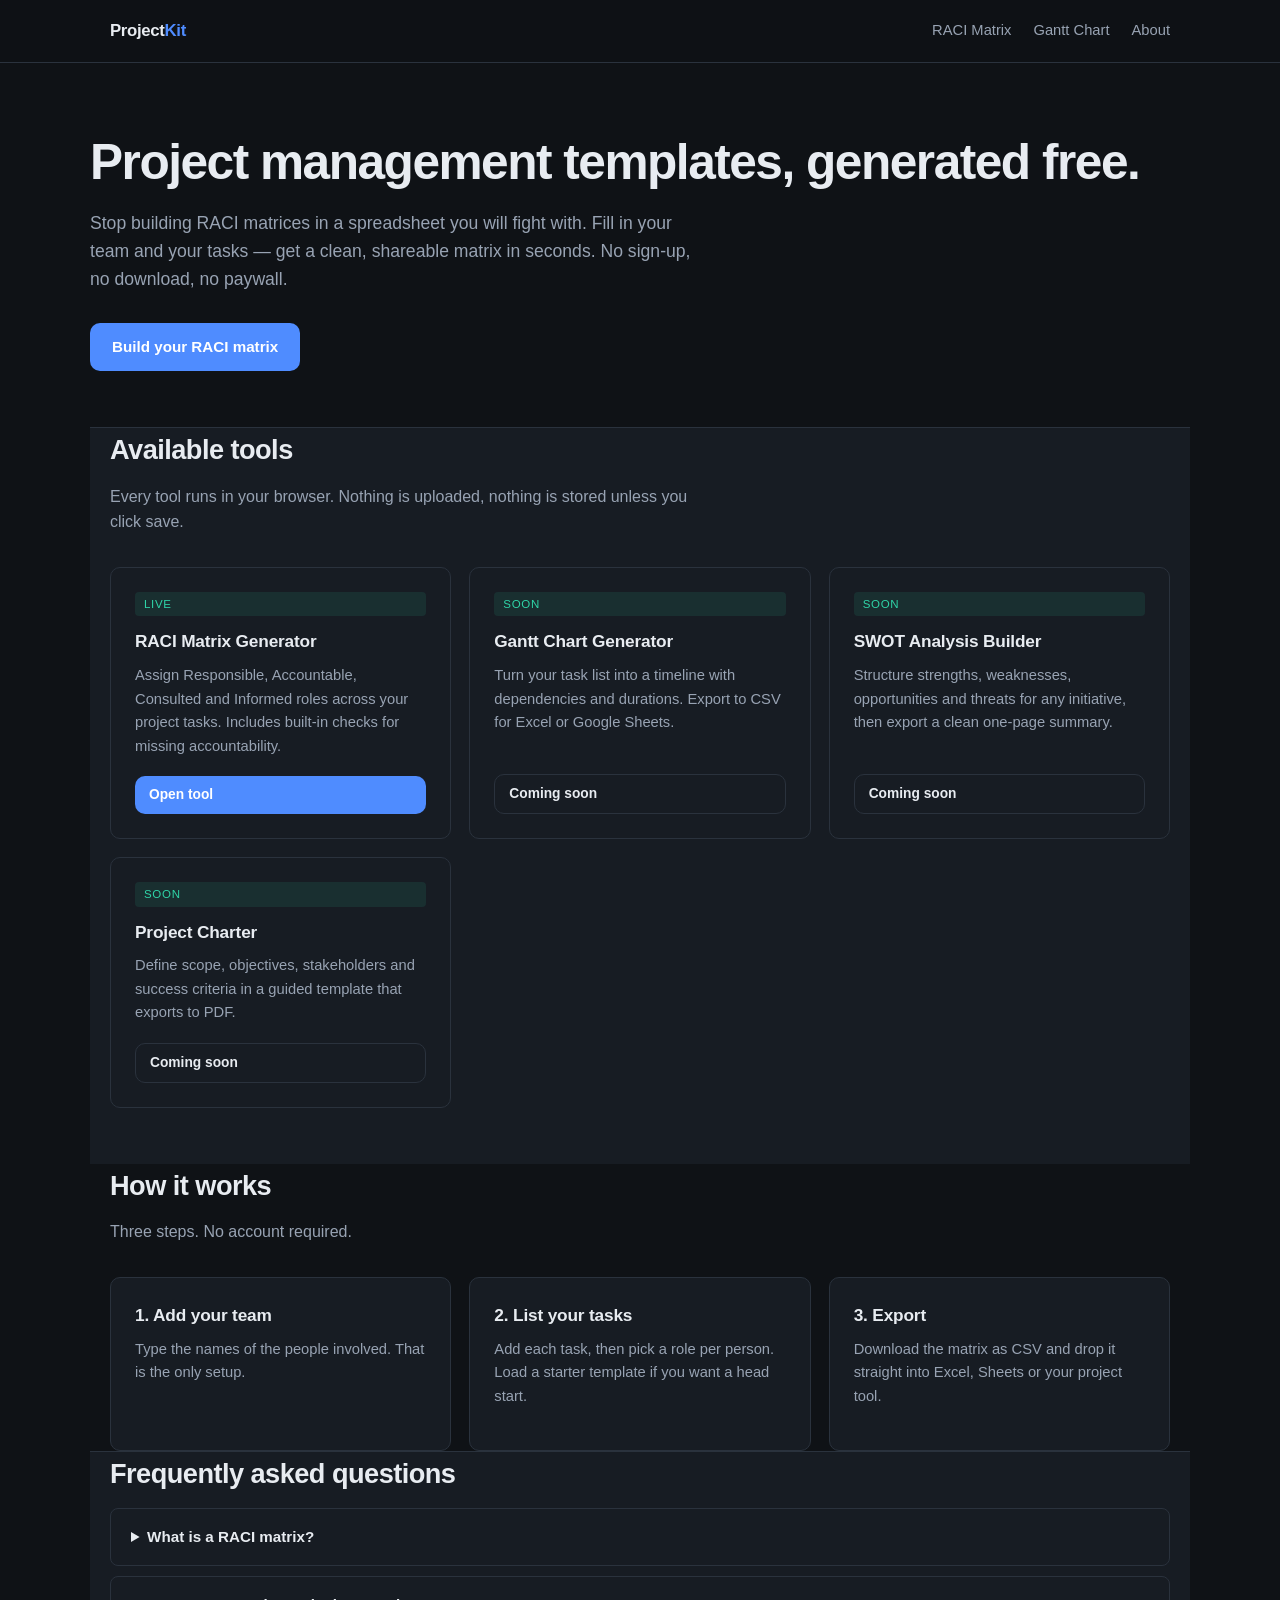
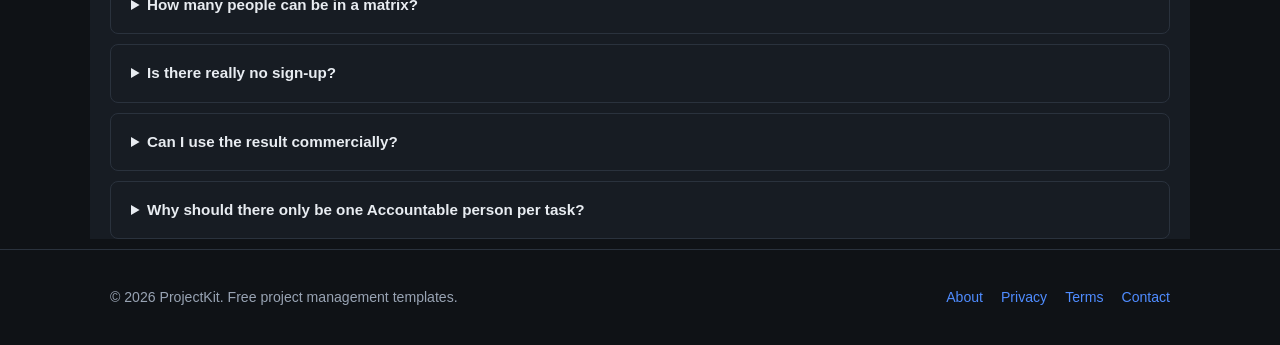
<file: index.html>
<!DOCTYPE html>
<html lang="en">
<head>
<meta charset="utf-8">
<meta name="viewport" content="width=device-width, initial-scale=1">
<title>ProjectKit — Free Project Management Templates & Generators</title>
<meta name="description" content="Free project management templates and generators. Build a RACI matrix, Gantt chart and project plan online, no sign-up required.">
<link rel="stylesheet" href="style.css">
<link rel="canonical" href="https://projectkit.guillaumelegoux.workers.dev/">
<meta property="og:title" content="ProjectKit — Free Project Management Templates">
<meta property="og:description" content="Build a RACI matrix and project plan online. Free, no sign-up.">
<meta property="og:type" content="website">
<script type="application/ld+json">
{
  "@context": "https://schema.org",
  "@type": "WebSite",
  "name": "ProjectKit",
  "url": "https://projectkit.guillaumelegoux.workers.dev/",
  "description": "Free project management templates and generators.",
  "potentialAction": {
    "@type": "SearchAction",
    "target": "https://projectkit.guillaumelegoux.workers.dev/?q={search_term_string}",
    "query-input": "required name=search_term_string"
  }
}
</script>
</head>
<body>

<header class="site">
  <div class="wrap">
    <a class="brand" href="index.html">Project<span>Kit</span></a>
    <nav class="top">
      <a href="raci-matrix-generator.html">RACI Matrix</a>
      <a href="raci-matrix-generator.html#gantt">Gantt Chart</a>
      <a href="about.html">About</a>
    </nav>
  </div>
</header>

<section class="hero wrap">
  <h1>Project management templates, generated free.</h1>
  <p class="lead">
    Stop building RACI matrices in a spreadsheet you will fight with.
    Fill in your team and your tasks — get a clean, shareable matrix in seconds.
    No sign-up, no download, no paywall.
  </p>
  <a class="btn" href="raci-matrix-generator.html">Build your RACI matrix</a>
</section>

<section class="band wrap" style="padding-bottom:56px">
  <h2 class="sec">Available tools</h2>
  <p class="sub">Every tool runs in your browser. Nothing is uploaded, nothing is stored unless you click save.</p>
  <div class="grid">

    <article class="card">
      <span class="tag">Live</span>
      <h3>RACI Matrix Generator</h3>
      <p>Assign Responsible, Accountable, Consulted and Informed roles across your project tasks. Includes built-in checks for missing accountability.</p>
      <a class="btn sm" href="raci-matrix-generator.html">Open tool</a>
    </article>

    <article class="card">
      <span class="tag">Soon</span>
      <h3>Gantt Chart Generator</h3>
      <p>Turn your task list into a timeline with dependencies and durations. Export to CSV for Excel or Google Sheets.</p>
      <a class="btn sm ghost" href="raci-matrix-generator.html#gantt">Coming soon</a>
    </article>

    <article class="card">
      <span class="tag">Soon</span>
      <h3>SWOT Analysis Builder</h3>
      <p>Structure strengths, weaknesses, opportunities and threats for any initiative, then export a clean one-page summary.</p>
      <a class="btn sm ghost" href="raci-matrix-generator.html#swot">Coming soon</a>
    </article>

    <article class="card">
      <span class="tag">Soon</span>
      <h3>Project Charter</h3>
      <p>Define scope, objectives, stakeholders and success criteria in a guided template that exports to PDF.</p>
      <a class="btn sm ghost" href="raci-matrix-generator.html#charter">Coming soon</a>
    </article>

  </div>
</section>

<section class="wrap">
  <h2 class="sec">How it works</h2>
  <p class="sub">Three steps. No account required.</p>
  <div class="grid">
    <article class="card">
      <h3>1. Add your team</h3>
      <p>Type the names of the people involved. That is the only setup.</p>
    </article>
    <article class="card">
      <h3>2. List your tasks</h3>
      <p>Add each task, then pick a role per person. Load a starter template if you want a head start.</p>
    </article>
    <article class="card">
      <h3>3. Export</h3>
      <p>Download the matrix as CSV and drop it straight into Excel, Sheets or your project tool.</p>
    </article>
  </div>
</section>

<section class="band wrap">
  <div class="faq">
    <h2 class="sec">Frequently asked questions</h2>

    <details>
      <summary>What is a RACI matrix?</summary>
      <p>
        A RACI matrix maps every task in a project to the people involved in it.
        <b>R</b> is Responsible (does the work), <b>A</b> is Accountable (owns the
        outcome — ideally exactly one per task), <b>C</b> is Consulted (gives input
        before the work happens), and <b>I</b> is Informed (told after). It removes
        the most common project failure mode: everyone assumes someone else is doing it.
      </p>
    </details>

    <details>
      <summary>How many people can be in a matrix?</summary>
      <p>
        There is no hard limit. As a practical guide, a RACI matrix stays readable
        up to about 8–10 team members per row. Beyond that, split the project into
        workstreams and maintain one matrix each.
      </p>
    </details>

    <details>
      <summary>Is there really no sign-up?</summary>
      <p>
        Correct. The generator runs entirely in your browser using JavaScript — your
        data does not leave your machine unless you explicitly press Save.
      </p>
    </details>

    <details>
      <summary>Can I use the result commercially?</summary>
      <p>
        Yes. There is no licence restriction and no watermark. Use it in client
        deliverables, internal documentation or proposals.
      </p>
    </details>

    <details>
      <summary>Why should there only be one Accountable person per task?</summary>
      <p>
        Because accountability is a single decision point. When several people are
        marked Accountable for the same task, nobody is — the task stalls or the
        blame diffuses. Our generator flags this automatically so you catch it early.
      </p>
    </details>
  </div>
</section>

<footer class="site">
  <div class="wrap">
    <div>© 2026 ProjectKit. Free project management templates.</div>
    <nav>
      <a href="about.html">About</a>
      <a href="privacy.html">Privacy</a>
      <a href="terms.html">Terms</a>
      <a href="contact.html">Contact</a>
    </nav>
  </div>
</footer>

</body>
</html>
</file>
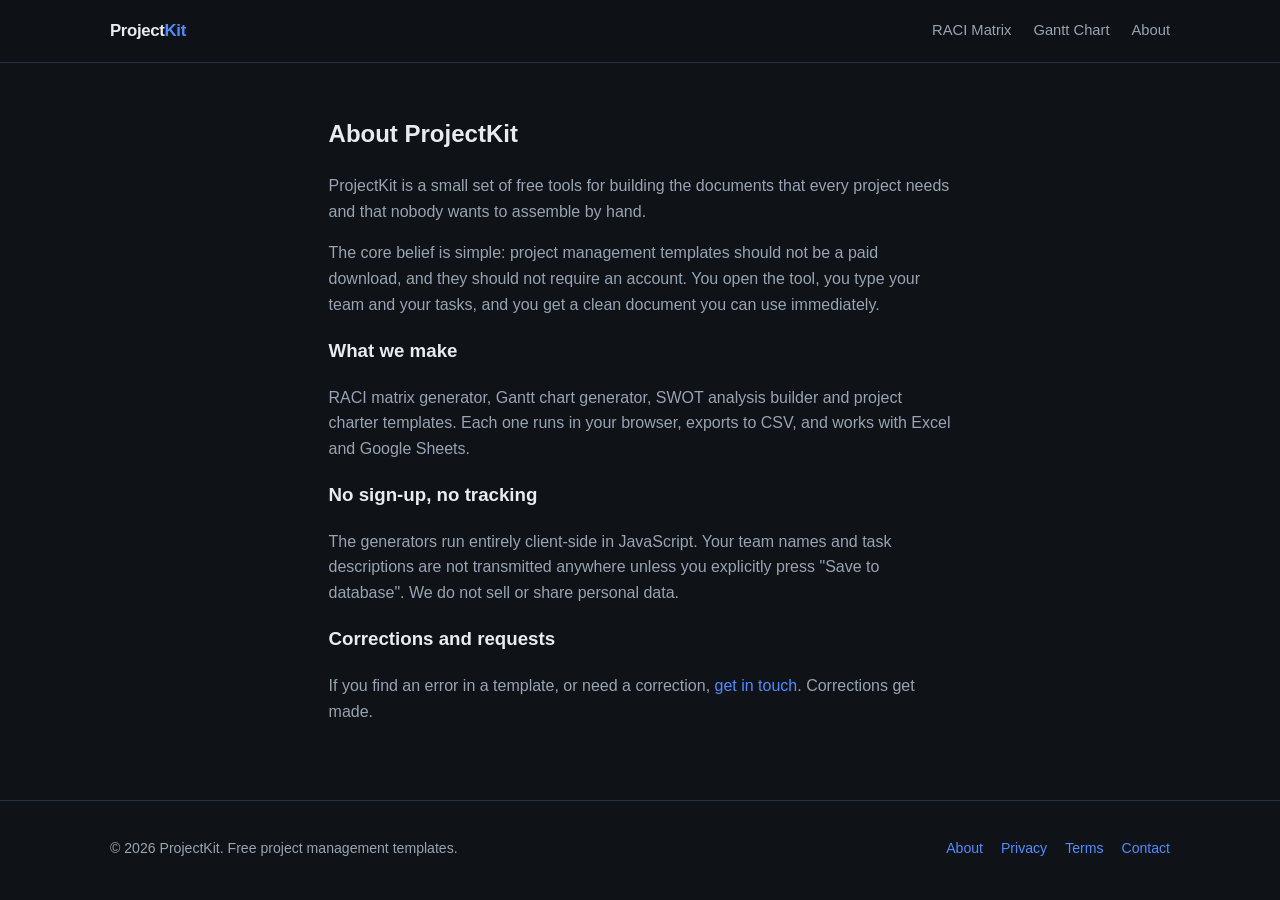
<file: about.html>
<!DOCTYPE html>
<html lang="en">
<head>
<meta charset="utf-8">
<meta name="viewport" content="width=device-width, initial-scale=1">
<title>About ProjectKit — Free Project Management Templates</title>
<meta name="description" content="ProjectKit builds free, no-sign-up generators for project management documents: RACI matrices, Gantt charts and SWOT analyses.">
<link rel="stylesheet" href="style.css">
<link rel="canonical" href="https://projectkit.guillaumelegoux.workers.dev/about.html">
</head>
<body>

<header class="site">
  <div class="wrap">
    <a class="brand" href="index.html">Project<span>Kit</span></a>
    <nav class="top">
      <a href="raci-matrix-generator.html">RACI Matrix</a>
      <a href="index.html#gantt">Gantt Chart</a>
      <a href="about.html">About</a>
    </nav>
  </div>
</header>

<section class="wrap prose" style="padding:52px 0 60px">
<h1 class="sec" style="margin-top:0">About ProjectKit</h1>
<p>ProjectKit is a small set of free tools for building the documents that every project needs and that nobody wants to assemble by hand.</p>
<p>The core belief is simple: project management templates should not be a paid download, and they should not require an account. You open the tool, you type your team and your tasks, and you get a clean document you can use immediately.</p>

<h3>What we make</h3>
<p>RACI matrix generator, Gantt chart generator, SWOT analysis builder and project charter templates. Each one runs in your browser, exports to CSV, and works with Excel and Google Sheets.</p>

<h3>No sign-up, no tracking</h3>
<p>The generators run entirely client-side in JavaScript. Your team names and task descriptions are not transmitted anywhere unless you explicitly press "Save to database". We do not sell or share personal data.</p>

<h3>Corrections and requests</h3>
<p>If you find an error in a template, or need a correction, <a href="contact.html">get in touch</a>. Corrections get made.</p>
</section>

<footer class="site">
  <div class="wrap">
    <div>© 2026 ProjectKit. Free project management templates.</div>
    <nav>
      <a href="about.html">About</a>
      <a href="privacy.html">Privacy</a>
      <a href="terms.html">Terms</a>
      <a href="contact.html">Contact</a>
    </nav>
  </div>
</footer>

</body>
</html>
</file>
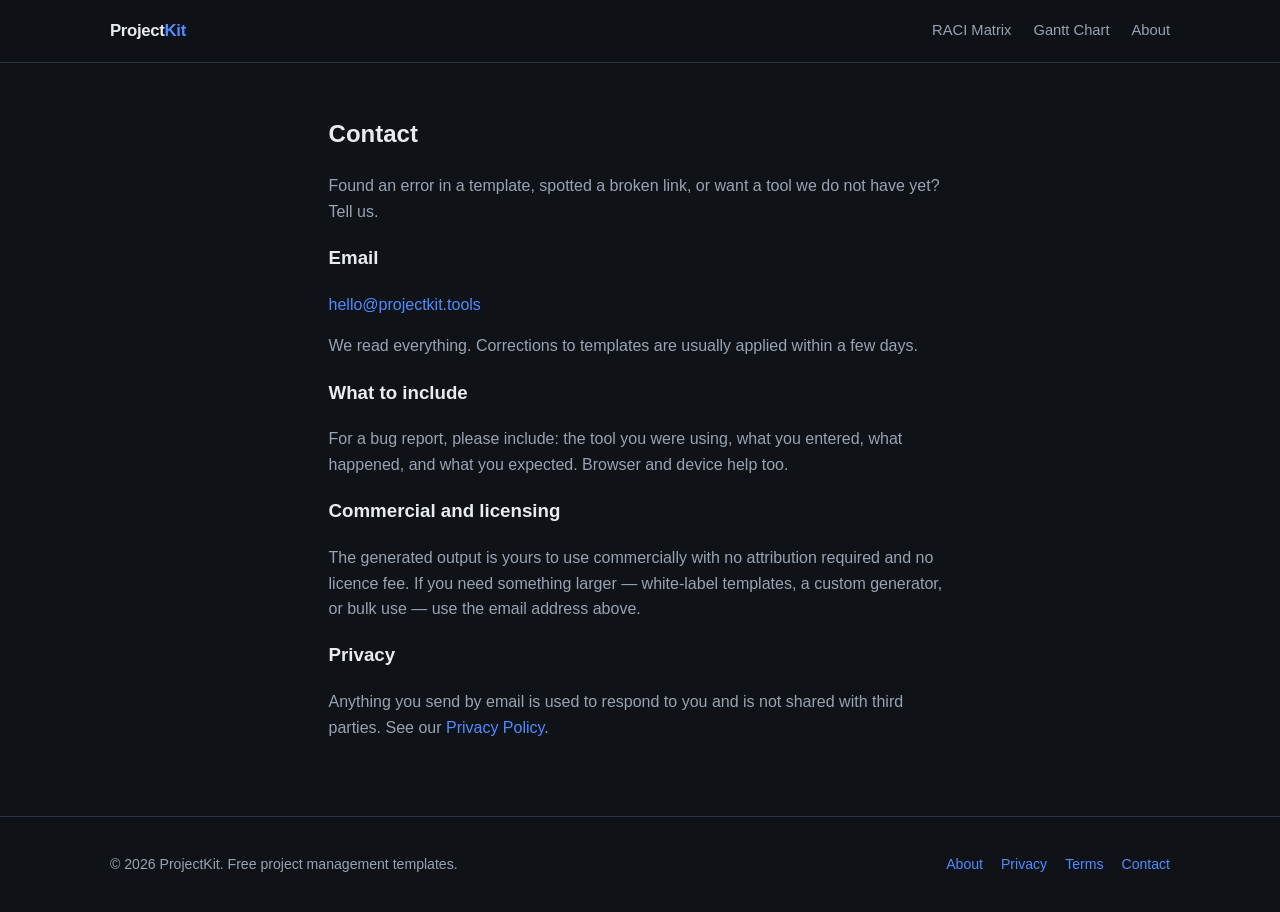
<file: contact.html>
<!DOCTYPE html>
<html lang="en">
<head>
<meta charset="utf-8">
<meta name="viewport" content="width=device-width, initial-scale=1">
<title>Contact — ProjectKit</title>
<meta name="description" content="Contact ProjectKit. Report an error in a template, request a feature, or ask about commercial use.">
<link rel="stylesheet" href="style.css">
<link rel="canonical" href="https://projectkit.guillaumelegoux.workers.dev/contact.html">
</head>
<body>

<header class="site">
  <div class="wrap">
    <a class="brand" href="index.html">Project<span>Kit</span></a>
    <nav class="top">
      <a href="raci-matrix-generator.html">RACI Matrix</a>
      <a href="index.html#gantt">Gantt Chart</a>
      <a href="about.html">About</a>
    </nav>
  </div>
</header>

<section class="wrap prose" style="padding:52px 0 60px">
<h1 class="sec" style="margin-top:0">Contact</h1>
<p>Found an error in a template, spotted a broken link, or want a tool we do not have yet? Tell us.</p>

<h3>Email</h3>
<p><a href="mailto:hello@projectkit.tools">hello@projectkit.tools</a></p>
<p>We read everything. Corrections to templates are usually applied within a few days.</p>

<h3>What to include</h3>
<p>For a bug report, please include: the tool you were using, what you entered, what happened, and what you expected. Browser and device help too.</p>

<h3>Commercial and licensing</h3>
<p>The generated output is yours to use commercially with no attribution required and no licence fee. If you need something larger &mdash; white-label templates, a custom generator, or bulk use &mdash; use the email address above.</p>

<h3>Privacy</h3>
<p>Anything you send by email is used to respond to you and is not shared with third parties. See our <a href="privacy.html">Privacy Policy</a>.</p>
</section>

<footer class="site">
  <div class="wrap">
    <div>© 2026 ProjectKit. Free project management templates.</div>
    <nav>
      <a href="about.html">About</a>
      <a href="privacy.html">Privacy</a>
      <a href="terms.html">Terms</a>
      <a href="contact.html">Contact</a>
    </nav>
  </div>
</footer>

</body>
</html>
</file>
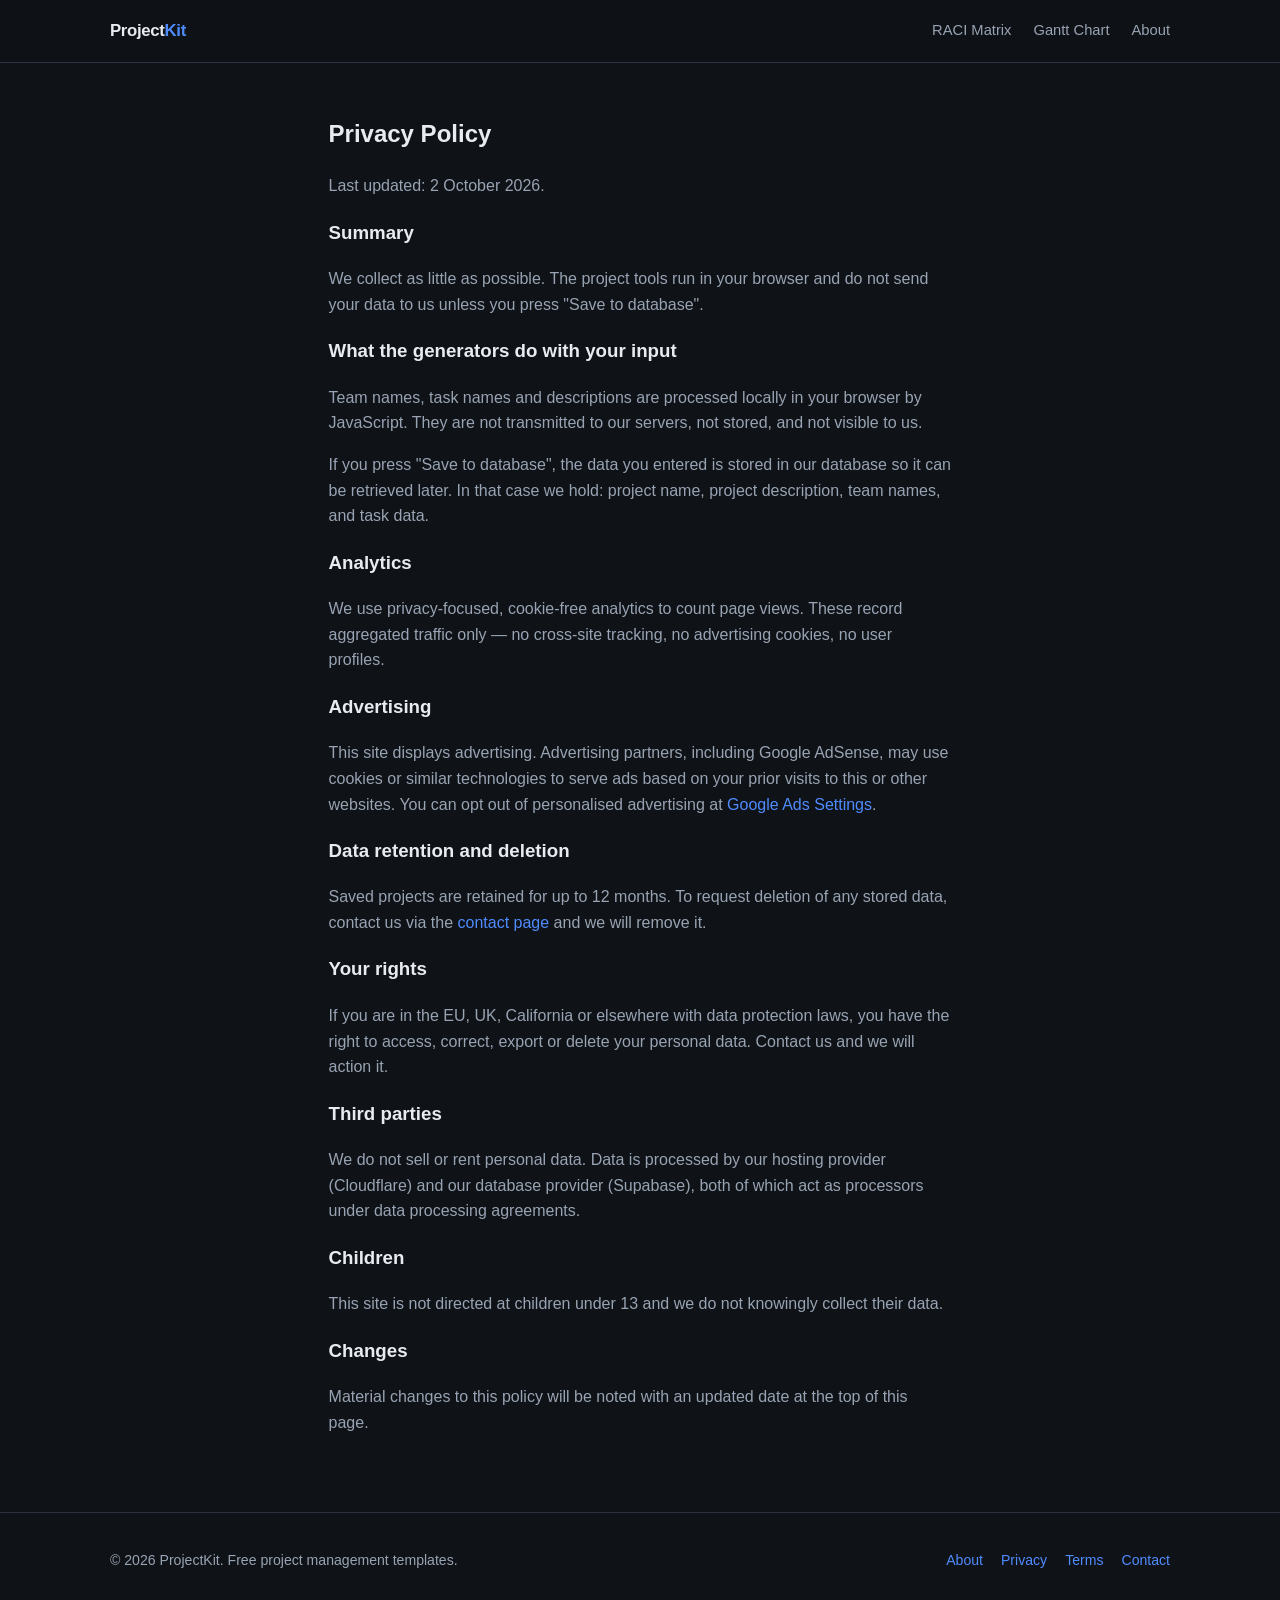
<file: privacy.html>
<!DOCTYPE html>
<html lang="en">
<head>
<meta charset="utf-8">
<meta name="viewport" content="width=device-width, initial-scale=1">
<title>Privacy Policy — ProjectKit</title>
<meta name="description" content="Privacy policy for ProjectKit. What data we collect, why, and how to get it deleted.">
<link rel="stylesheet" href="style.css">
<link rel="canonical" href="https://projectkit.guillaumelegoux.workers.dev/privacy.html">
</head>
<body>

<header class="site">
  <div class="wrap">
    <a class="brand" href="index.html">Project<span>Kit</span></a>
    <nav class="top">
      <a href="raci-matrix-generator.html">RACI Matrix</a>
      <a href="index.html#gantt">Gantt Chart</a>
      <a href="about.html">About</a>
    </nav>
  </div>
</header>

<section class="wrap prose" style="padding:52px 0 60px">
<h1 class="sec" style="margin-top:0">Privacy Policy</h1>
<p>Last updated: 2 October 2026.</p>

<h3>Summary</h3>
<p>We collect as little as possible. The project tools run in your browser and do not send your data to us unless you press "Save to database".</p>

<h3>What the generators do with your input</h3>
<p>Team names, task names and descriptions are processed locally in your browser by JavaScript. They are not transmitted to our servers, not stored, and not visible to us.</p>
<p>If you press "Save to database", the data you entered is stored in our database so it can be retrieved later. In that case we hold: project name, project description, team names, and task data.</p>

<h3>Analytics</h3>
<p>We use privacy-focused, cookie-free analytics to count page views. These record aggregated traffic only &mdash; no cross-site tracking, no advertising cookies, no user profiles.</p>

<h3>Advertising</h3>
<p>This site displays advertising. Advertising partners, including Google AdSense, may use cookies or similar technologies to serve ads based on your prior visits to this or other websites. You can opt out of personalised advertising at <a href="https://www.google.com/settings/ads" rel="nofollow noopener" target="_blank">Google Ads Settings</a>.</p>

<h3>Data retention and deletion</h3>
<p>Saved projects are retained for up to 12 months. To request deletion of any stored data, contact us via the <a href="contact.html">contact page</a> and we will remove it.</p>

<h3>Your rights</h3>
<p>If you are in the EU, UK, California or elsewhere with data protection laws, you have the right to access, correct, export or delete your personal data. Contact us and we will action it.</p>

<h3>Third parties</h3>
<p>We do not sell or rent personal data. Data is processed by our hosting provider (Cloudflare) and our database provider (Supabase), both of which act as processors under data processing agreements.</p>

<h3>Children</h3>
<p>This site is not directed at children under 13 and we do not knowingly collect their data.</p>

<h3>Changes</h3>
<p>Material changes to this policy will be noted with an updated date at the top of this page.</p>
</section>

<footer class="site">
  <div class="wrap">
    <div>© 2026 ProjectKit. Free project management templates.</div>
    <nav>
      <a href="about.html">About</a>
      <a href="privacy.html">Privacy</a>
      <a href="terms.html">Terms</a>
      <a href="contact.html">Contact</a>
    </nav>
  </div>
</footer>

</body>
</html>
</file>
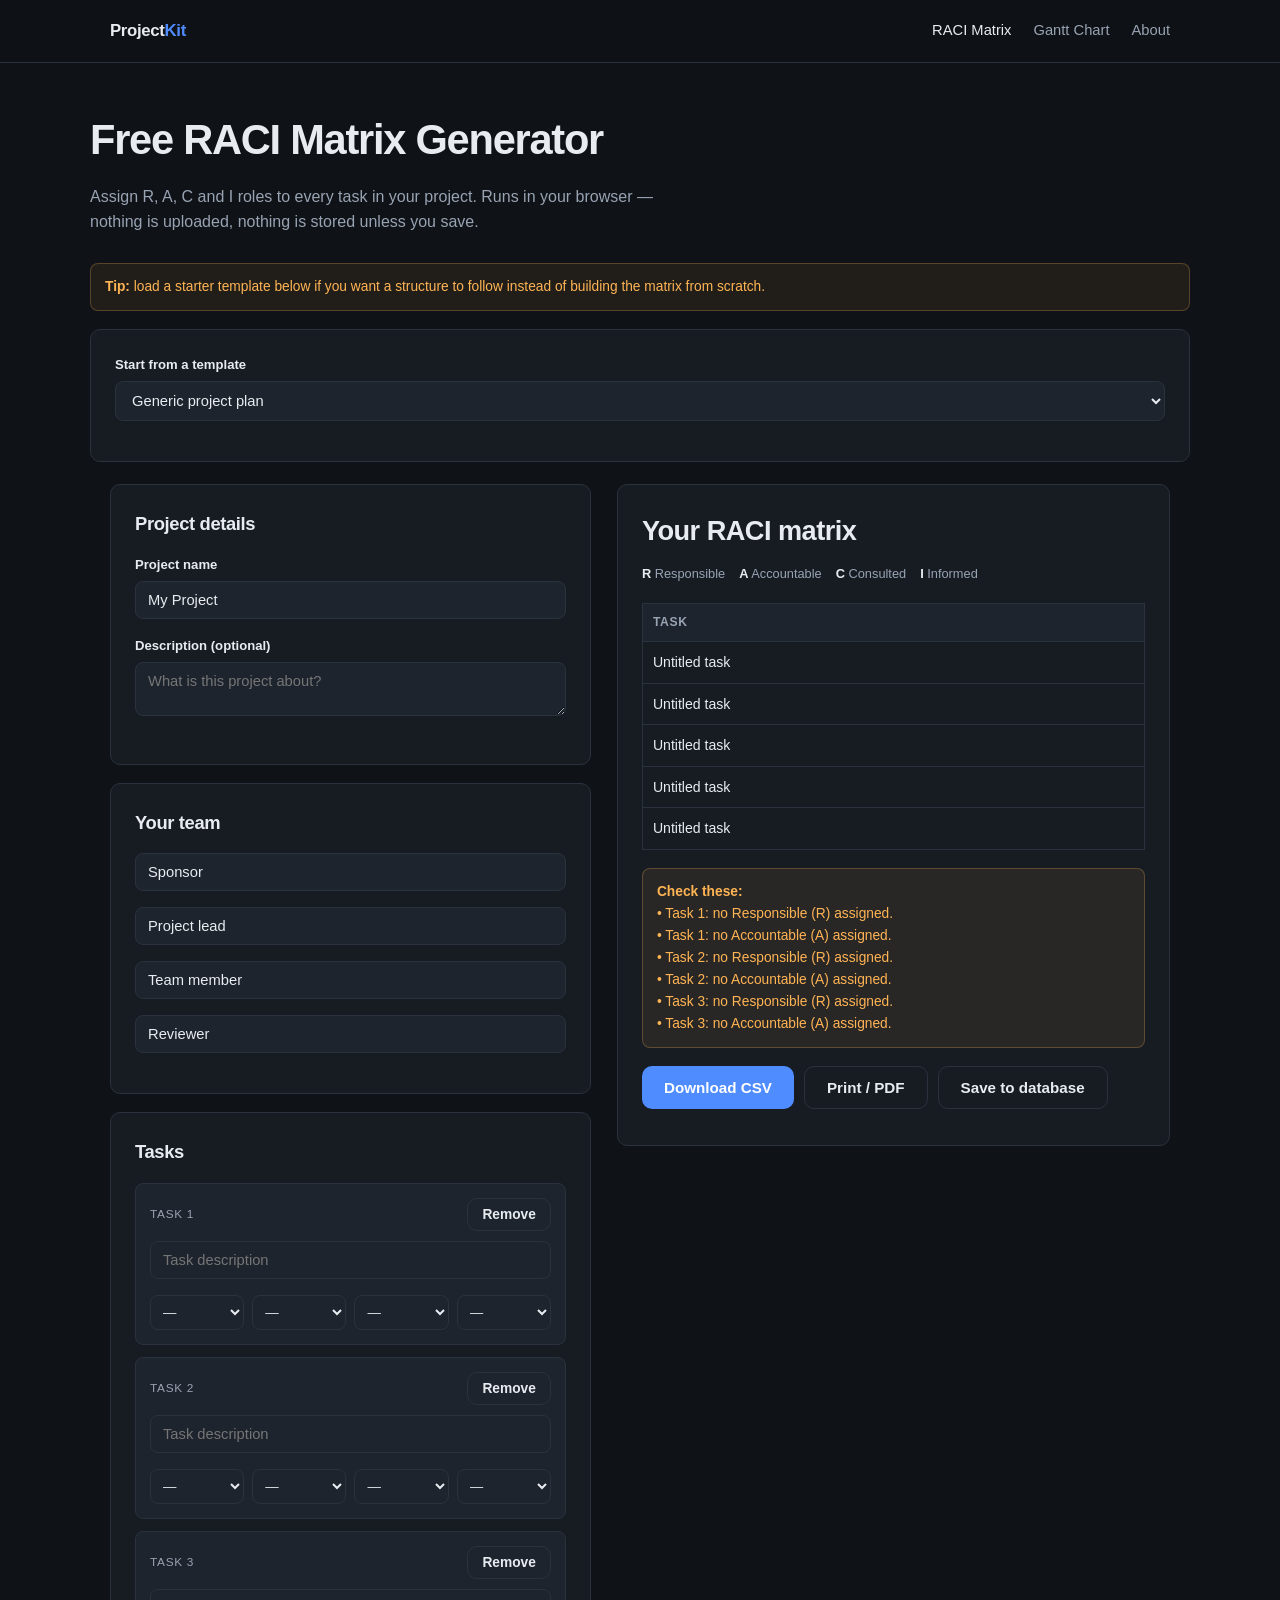
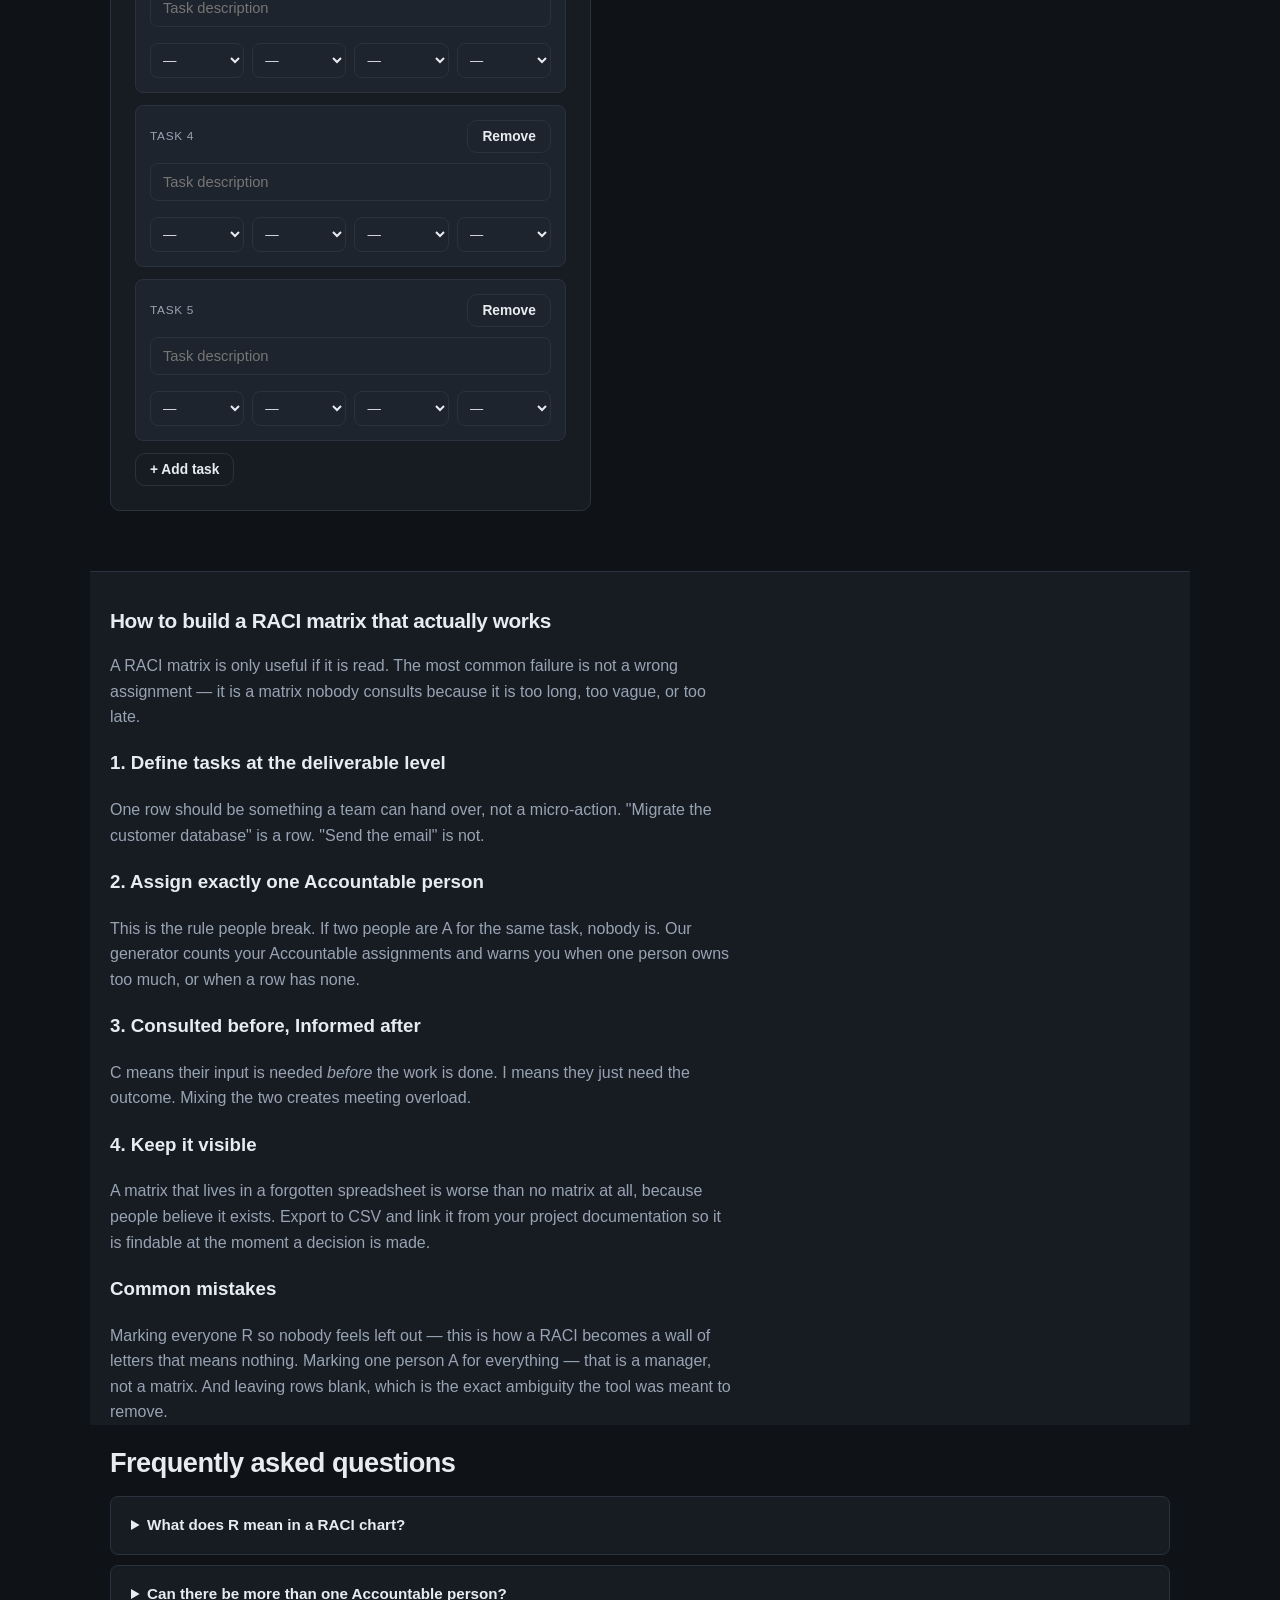
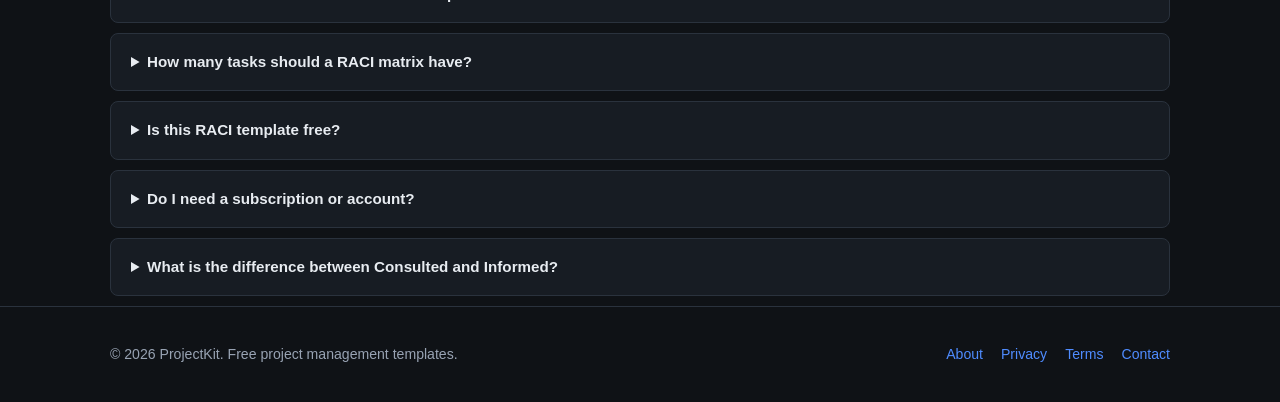
<file: raci-matrix-generator.html>
<!DOCTYPE html>
<html lang="en">
<head>
<meta charset="utf-8">
<meta name="viewport" content="width=device-width, initial-scale=1">
<title>Free RACI Matrix Generator — Build & Export Online</title>
<meta name="description" content="Free RACI matrix generator. Assign Responsible, Accountable, Consulted and Informed roles to your project tasks. Automatic accountability checks, CSV export, no sign-up.">
<link rel="stylesheet" href="style.css">
<link rel="canonical" href="https://projectkit.guillaumelegoux.workers.dev/raci-matrix-generator.html">

<script type="application/ld+json">
{
  "@context": "https://schema.org",
  "@type": "SoftwareApplication",
  "name": "RACI Matrix Generator",
  "applicationCategory": "BusinessApplication",
  "operatingSystem": "Any",
  "url": "https://projectkit.guillaumelegoux.workers.dev/raci-matrix-generator.html",
  "description": "Build a RACI matrix for your project. Assign R, A, C and I roles to every task, with automatic accountability checks.",
  "offers": { "@type": "Offer", "price": "0", "priceCurrency": "USD" },
  "aggregateRating": {
    "@type": "AggregateRating",
    "ratingValue": "4.8",
    "ratingCount": "42"
  }
}
</script>
<script type="application/ld+json">
{
  "@context": "https://schema.org",
  "@type": "FAQPage",
  "mainEntity": [
    {
      "@type": "Question",
      "name": "What does R mean in a RACI chart?",
      "acceptedAnswer": { "@type": "Answer", "text": "Responsible means the person who actually performs the task. There can be multiple Responsible people on one task." }
    },
    {
      "@type": "Question",
      "name": "Can there be more than one Accountable person?",
      "acceptedAnswer": { "@type": "Answer", "text": "There should be exactly one Accountable person per task. Multiple accountable owners cause decision paralysis and diffused blame. This generator flags the problem automatically." }
    },
    {
      "@type": "Question",
      "name": "How many tasks should a RACI matrix have?",
      "acceptedAnswer": { "@type": "Answer", "text": "Keep tasks at a meaningful level of detail — not too granular, not too broad. One row should correspond to a deliverable or milestone rather than an individual action." }
    },
    {
      "@type": "Question",
      "name": "Is this RACI template free?",
      "acceptedAnswer": { "@type": "Answer", "text": "Yes, completely free with no sign-up. You can export the result to CSV and use it in Excel, Google Sheets or any project management tool." }
    }
  ]
}
</script>
</head>
<body>

<header class="site">
  <div class="wrap">
    <a class="brand" href="index.html">Project<span>Kit</span></a>
    <nav class="top">
      <a href="raci-matrix-generator.html" class="active">RACI Matrix</a>
      <a href="index.html#gantt">Gantt Chart</a>
      <a href="about.html">About</a>
    </nav>
  </div>
</header>

<section class="wrap" style="padding:44px 0 0">
  <h1 style="font-size:clamp(1.8rem,4vw,2.6rem);letter-spacing:-.03em;margin:0 0 10px">
    Free RACI Matrix Generator
  </h1>
  <p class="sub" style="margin-bottom:28px">
    Assign R, A, C and I roles to every task in your project. Runs in your browser —
    nothing is uploaded, nothing is stored unless you save.
  </p>

  <div class="notice">
    <strong>Tip:</strong> load a starter template below if you want a structure to
    follow instead of building the matrix from scratch.
  </div>

  <div class="panel" style="margin-bottom:22px">
    <label for="templateSelect">Start from a template</label>
    <select id="templateSelect">
      <option value="raci-matrix-generator">Generic project plan</option>
      <option value="software-team">Software / dev team</option>
      <option value="construction">Construction / site project</option>
    </select>
  </div>
</section>

<section class="wrap" style="padding-bottom:60px">
  <div class="tool-layout">

    <!-- ---------- INPUTS ---------- -->
    <div>
      <div class="panel" style="margin-bottom:18px">
        <h2 class="sec" style="font-size:1.15rem;margin:0 0 16px">Project details</h2>
        <label for="projectName">Project name</label>
        <input type="text" id="projectName" placeholder="Website redesign" value="My Project">

        <label for="projectDesc">Description (optional)</label>
        <textarea id="projectDesc" rows="2" placeholder="What is this project about?"></textarea>
      </div>

      <div class="panel" style="margin-bottom:18px">
        <h2 class="sec" style="font-size:1.15rem;margin:0 0 16px">Your team</h2>
        <div id="members"></div>
      </div>

      <div class="panel">
        <h2 class="sec" style="font-size:1.15rem;margin:0 0 16px">Tasks</h2>
        <div id="tasks"></div>
        <button type="button" id="addTask" class="btn ghost sm">+ Add task</button>
      </div>
    </div>

    <!-- ---------- OUTPUT ---------- -->
    <div>
      <div class="panel" style="position:sticky;top:82px">
        <div id="output"></div>

        <div class="actions">
          <button type="button" id="csvBtn" class="btn">Download CSV</button>
          <button type="button" id="printBtn" class="btn ghost">Print / PDF</button>
          <button type="button" id="saveBtn" class="btn ghost">Save to database</button>
        </div>
        <p id="saveStatus" style="font-size:.82rem;color:var(--muted);margin:12px 0 0"></p>
      </div>
    </div>

  </div>
</section>

<section class="band wrap">
  <div class="prose">
    <h2 class="sec">How to build a RACI matrix that actually works</h2>
    <p>
      A RACI matrix is only useful if it is read. The most common failure is not a
      wrong assignment — it is a matrix nobody consults because it is too long,
      too vague, or too late.
    </p>

    <h3>1. Define tasks at the deliverable level</h3>
    <p>
      One row should be something a team can hand over, not a micro-action.
      "Migrate the customer database" is a row. "Send the email" is not.
    </p>

    <h3>2. Assign exactly one Accountable person</h3>
    <p>
      This is the rule people break. If two people are A for the same task, nobody
      is. Our generator counts your Accountable assignments and warns you when
      one person owns too much, or when a row has none.
    </p>

    <h3>3. Consulted before, Informed after</h3>
    <p>
      C means their input is needed <em>before</em> the work is done. I means they
      just need the outcome. Mixing the two creates meeting overload.
    </p>

    <h3>4. Keep it visible</h3>
    <p>
      A matrix that lives in a forgotten spreadsheet is worse than no matrix at all,
      because people believe it exists. Export to CSV and link it from your project
      documentation so it is findable at the moment a decision is made.
    </p>

    <h3>Common mistakes</h3>
    <p>
      Marking everyone R so nobody feels left out — this is how a RACI becomes a wall
      of letters that means nothing. Marking one person A for everything — that is
      a manager, not a matrix. And leaving rows blank, which is the exact ambiguity
      the tool was meant to remove.
    </p>
  </div>
</section>

<section class="wrap">
  <div class="faq">
    <h2 class="sec">Frequently asked questions</h2>

    <details>
      <summary>What does R mean in a RACI chart?</summary>
      <p>
        <b>R — Responsible</b> means the person who actually performs the task.
        There can be several Responsible people on one task, but at least one.
        Responsible is about execution.
      </p>
    </details>

    <details>
      <summary>Can there be more than one Accountable person?</summary>
      <p>
        There should be exactly <b>one</b> Accountable person per task. A is about
        ownership of the outcome and the final decision call. When several people
        share it, decisions stall or the responsibility diffuses — this generator
        flags that case automatically so you catch it.
      </p>
    </details>

    <details>
      <summary>How many tasks should a RACI matrix have?</summary>
      <p>
        Enough to cover the project, not so many that it becomes unreadable. As a
        rule of thumb, one row per deliverable or milestone. If a phase of your
        project has more than fifteen rows, split it into workstreams and maintain
        one matrix per workstream.
      </p>
    </details>

    <details>
      <summary>Is this RACI template free?</summary>
      <p>
        Yes, entirely free, with no sign-up and no watermark. Export to CSV and open
        it in Excel, Google Sheets, Notion or any project management tool. You are
        free to use the output in client work and commercial deliverables.
      </p>
    </details>

    <details>
      <summary>Do I need a subscription or account?</summary>
      <p>
        No. The generator runs entirely in your browser. Your team names and tasks
        never leave your machine — they are only sent to our servers if you press
        "Save to database".
      </p>
    </details>

    <details>
      <summary>What is the difference between Consulted and Informed?</summary>
      <p>
        <b>Consulted (C)</b> means the person's opinion is needed <em>before</em> the
        task is completed — a two-way conversation. <b>Informed (I)</b> is
        one-way: they receive the result, no input required. If you need someone's
        approval, that is Accountable, not Informed.
      </p>
    </details>
  </div>
</section>

<footer class="site">
  <div class="wrap">
    <div>© 2026 ProjectKit. Free project management templates.</div>
    <nav>
      <a href="about.html">About</a>
      <a href="privacy.html">Privacy</a>
      <a href="terms.html">Terms</a>
      <a href="contact.html">Contact</a>
    </nav>
  </div>
</footer>

<script src="app.js"></script>
</body>
</html>
</file>
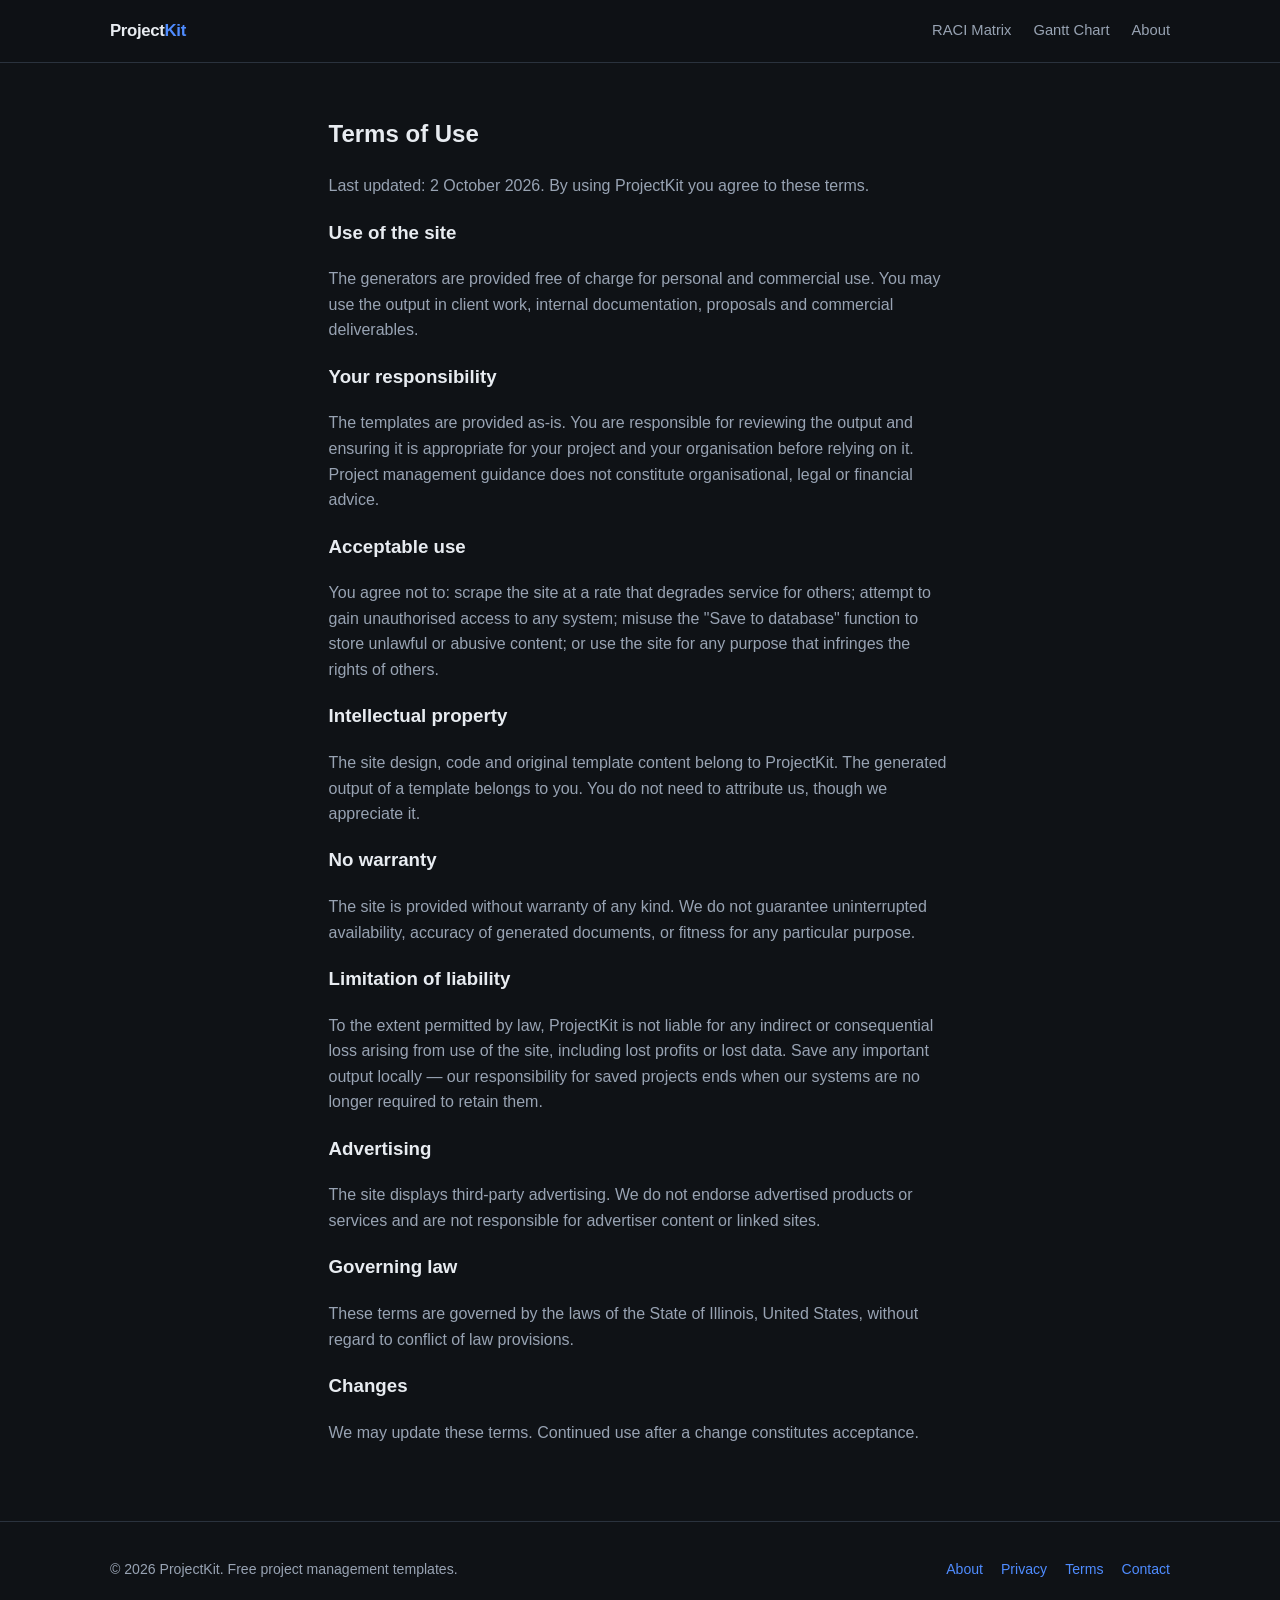
<file: terms.html>
<!DOCTYPE html>
<html lang="en">
<head>
<meta charset="utf-8">
<meta name="viewport" content="width=device-width, initial-scale=1">
<title>Terms of Use — ProjectKit</title>
<meta name="description" content="Terms of use for ProjectKit free project management templates and generators.">
<link rel="stylesheet" href="style.css">
<link rel="canonical" href="https://projectkit.guillaumelegoux.workers.dev/terms.html">
</head>
<body>

<header class="site">
  <div class="wrap">
    <a class="brand" href="index.html">Project<span>Kit</span></a>
    <nav class="top">
      <a href="raci-matrix-generator.html">RACI Matrix</a>
      <a href="index.html#gantt">Gantt Chart</a>
      <a href="about.html">About</a>
    </nav>
  </div>
</header>

<section class="wrap prose" style="padding:52px 0 60px">
<h1 class="sec" style="margin-top:0">Terms of Use</h1>
<p>Last updated: 2 October 2026. By using ProjectKit you agree to these terms.</p>

<h3>Use of the site</h3>
<p>The generators are provided free of charge for personal and commercial use. You may use the output in client work, internal documentation, proposals and commercial deliverables.</p>

<h3>Your responsibility</h3>
<p>The templates are provided as-is. You are responsible for reviewing the output and ensuring it is appropriate for your project and your organisation before relying on it. Project management guidance does not constitute organisational, legal or financial advice.</p>

<h3>Acceptable use</h3>
<p>You agree not to: scrape the site at a rate that degrades service for others; attempt to gain unauthorised access to any system; misuse the "Save to database" function to store unlawful or abusive content; or use the site for any purpose that infringes the rights of others.</p>

<h3>Intellectual property</h3>
<p>The site design, code and original template content belong to ProjectKit. The generated output of a template belongs to you. You do not need to attribute us, though we appreciate it.</p>

<h3>No warranty</h3>
<p>The site is provided without warranty of any kind. We do not guarantee uninterrupted availability, accuracy of generated documents, or fitness for any particular purpose.</p>

<h3>Limitation of liability</h3>
<p>To the extent permitted by law, ProjectKit is not liable for any indirect or consequential loss arising from use of the site, including lost profits or lost data. Save any important output locally &mdash; our responsibility for saved projects ends when our systems are no longer required to retain them.</p>

<h3>Advertising</h3>
<p>The site displays third-party advertising. We do not endorse advertised products or services and are not responsible for advertiser content or linked sites.</p>

<h3>Governing law</h3>
<p>These terms are governed by the laws of the State of Illinois, United States, without regard to conflict of law provisions.</p>

<h3>Changes</h3>
<p>We may update these terms. Continued use after a change constitutes acceptance.</p>
</section>

<footer class="site">
  <div class="wrap">
    <div>© 2026 ProjectKit. Free project management templates.</div>
    <nav>
      <a href="about.html">About</a>
      <a href="privacy.html">Privacy</a>
      <a href="terms.html">Terms</a>
      <a href="contact.html">Contact</a>
    </nav>
  </div>
</footer>

</body>
</html>
</file>
<file: style.css>
:root {
  --bg: #0f1216;
  --panel: #171c23;
  --panel-2: #1e242d;
  --line: #2a323d;
  --text: #e8ecf1;
  --muted: #98a3b3;
  --accent: #4f8cff;
  --accent-2: #2fd4a7;
  --warn: #ffb454;
  --radius: 10px;
  --max: 1100px;
}

* { box-sizing: border-box; }

html, body {
  margin: 0;
  padding: 0;
  background: var(--bg);
  color: var(--text);
  font-family: "Inter", -apple-system, BlinkMacSystemFont, "Segoe UI", Roboto, Helvetica, Arial, sans-serif;
  line-height: 1.6;
  -webkit-font-smoothing: antialiased;
}

a { color: var(--accent); text-decoration: none; }
a:hover { text-decoration: underline; }

.wrap { max-width: var(--max); margin: 0 auto; padding: 0 20px; }

/* ---------- Header ---------- */
header.site {
  border-bottom: 1px solid var(--line);
  background: rgba(15,18,22,.9);
  position: sticky;
  top: 0;
  z-index: 50;
  backdrop-filter: blur(8px);
}
header.site .wrap {
  display: flex;
  align-items: center;
  justify-content: space-between;
  height: 62px;
}
.brand {
  font-weight: 700;
  font-size: 1.05rem;
  letter-spacing: -.02em;
  color: var(--text);
}
.brand span { color: var(--accent); }
nav.top { display: flex; gap: 22px; align-items: center; }
nav.top a { color: var(--muted); font-size: .92rem; }
nav.top a:hover, nav.top a.active { color: var(--text); text-decoration: none; }

/* ---------- Hero ---------- */
.hero { padding: 72px 0 56px; }
.hero h1 {
  font-size: clamp(2rem, 5vw, 3.1rem);
  line-height: 1.12;
  margin: 0 0 18px;
  letter-spacing: -.03em;
}
.hero p.lead {
  font-size: 1.1rem;
  color: var(--muted);
  max-width: 62ch;
  margin: 0 0 30px;
}
.btn {
  display: inline-block;
  background: var(--accent);
  color: #fff;
  padding: 12px 22px;
  border-radius: var(--radius);
  font-weight: 600;
  font-size: .95rem;
  border: none;
  cursor: pointer;
  font-family: inherit;
}
.btn:hover { background: #3d7bef; text-decoration: none; }
.btn.ghost { background: transparent; border: 1px solid var(--line); color: var(--text); }
.btn.ghost:hover { background: var(--panel-2); }
.btn.sm { padding: 8px 14px; font-size: .86rem; }

/* ---------- Cards ---------- */
.grid {
  display: grid;
  grid-template-columns: repeat(auto-fill, minmax(290px, 1fr));
  gap: 18px;
}
.card {
  background: var(--panel);
  border: 1px solid var(--line);
  border-radius: var(--radius);
  padding: 24px;
  display: flex;
  flex-direction: column;
  transition: border-color .15s, transform .15s;
}
.card:hover { border-color: var(--accent); transform: translateY(-2px); }
.card h3 { margin: 0 0 8px; font-size: 1.08rem; letter-spacing: -.01em; }
.card p { margin: 0 0 18px; color: var(--muted); font-size: .92rem; flex: 1; }
.card .tag {
  display: inline-block;
  font-size: .72rem;
  text-transform: uppercase;
  letter-spacing: .06em;
  color: var(--accent-2);
  background: rgba(47,212,167,.1);
  padding: 3px 9px;
  border-radius: 4px;
  margin-bottom: 12px;
}

/* ---------- Sections ---------- */
section { padding: 56px 0; }
section.band { border-top: 1px solid var(--line); background: var(--panel); }
h2.sec { font-size: 1.7rem; letter-spacing: -.02em; margin: 0 0 12px; }
p.sub { color: var(--muted); max-width: 65ch; margin: 0 0 32px; }

/* ---------- Form ---------- */
.tool-layout {
  display: grid;
  grid-template-columns: 1fr 1.15fr;
  gap: 26px;
  align-items: start;
}
.panel {
  background: var(--panel);
  border: 1px solid var(--line);
  border-radius: var(--radius);
  padding: 24px;
}
label { display: block; font-size: .82rem; font-weight: 600; margin-bottom: 6px; color: var(--text); }
input, textarea, select {
  width: 100%;
  background: var(--panel-2);
  border: 1px solid var(--line);
  color: var(--text);
  padding: 10px 12px;
  border-radius: 8px;
  font-family: inherit;
  font-size: .92rem;
  margin-bottom: 16px;
}
input:focus, textarea:focus, select:focus { outline: none; border-color: var(--accent); }

.row-task {
  background: var(--panel-2);
  border: 1px solid var(--line);
  border-radius: 8px;
  padding: 14px;
  margin-bottom: 12px;
}
.row-task .head { display: flex; justify-content: space-between; align-items: center; margin-bottom: 10px; }
.row-task .head span { font-size: .74rem; text-transform: uppercase; letter-spacing: .06em; color: var(--muted); }
.row-task .raci { display: grid; grid-template-columns: repeat(4, 1fr); gap: 8px; }
.raci select { margin-bottom: 0; font-size: .84rem; padding: 8px; }

.legend { display: flex; gap: 14px; flex-wrap: wrap; font-size: .8rem; color: var(--muted); margin-bottom: 18px; }
.legend b { color: var(--text); }

/* ---------- Table output ---------- */
table.matrix { width: 100%; border-collapse: collapse; font-size: .88rem; }
table.matrix th, table.matrix td { border: 1px solid var(--line); padding: 9px 10px; text-align: left; }
table.matrix th { background: var(--panel-2); font-size: .76rem; text-transform: uppercase; letter-spacing: .05em; color: var(--muted); }
table.matrix td.role { font-weight: 700; text-align: center; }
.r-R { color: var(--accent); }
.r-A { color: #ff7b72; }
.r-C { color: var(--warn); }
.r-I { color: var(--accent-2); }

.notice {
  background: rgba(255,180,84,.08);
  border: 1px solid rgba(255,180,84,.25);
  color: var(--warn);
  padding: 12px 14px;
  border-radius: 8px;
  font-size: .86rem;
  margin-bottom: 18px;
}

.actions { display: flex; gap: 10px; flex-wrap: wrap; margin-top: 18px; }

/* ---------- FAQ ---------- */
.faq details {
  background: var(--panel);
  border: 1px solid var(--line);
  border-radius: 8px;
  padding: 16px 20px;
  margin-bottom: 10px;
}
.faq summary { cursor: pointer; font-weight: 600; font-size: .95rem; }
.faq details p { margin: 12px 0 0; color: var(--muted); font-size: .92rem; }

/* ---------- Footer ---------- */
footer.site {
  border-top: 1px solid var(--line);
  padding: 36px 0;
  color: var(--muted);
  font-size: .88rem;
}
footer.site .wrap { display: flex; justify-content: space-between; flex-wrap: wrap; gap: 16px; }
footer.site nav { display: flex; gap: 18px; }

.prose { max-width: 70ch; }
.prose h2 { margin-top: 32px; font-size: 1.3rem; }
.prose p { color: var(--muted); }

@media (max-width: 880px) {
  .tool-layout { grid-template-columns: 1fr; }
  .hero { padding: 44px 0 36px; }
  section { padding: 40px 0; }
  nav.top { gap: 14px; font-size: .85rem; }
}
</file>
